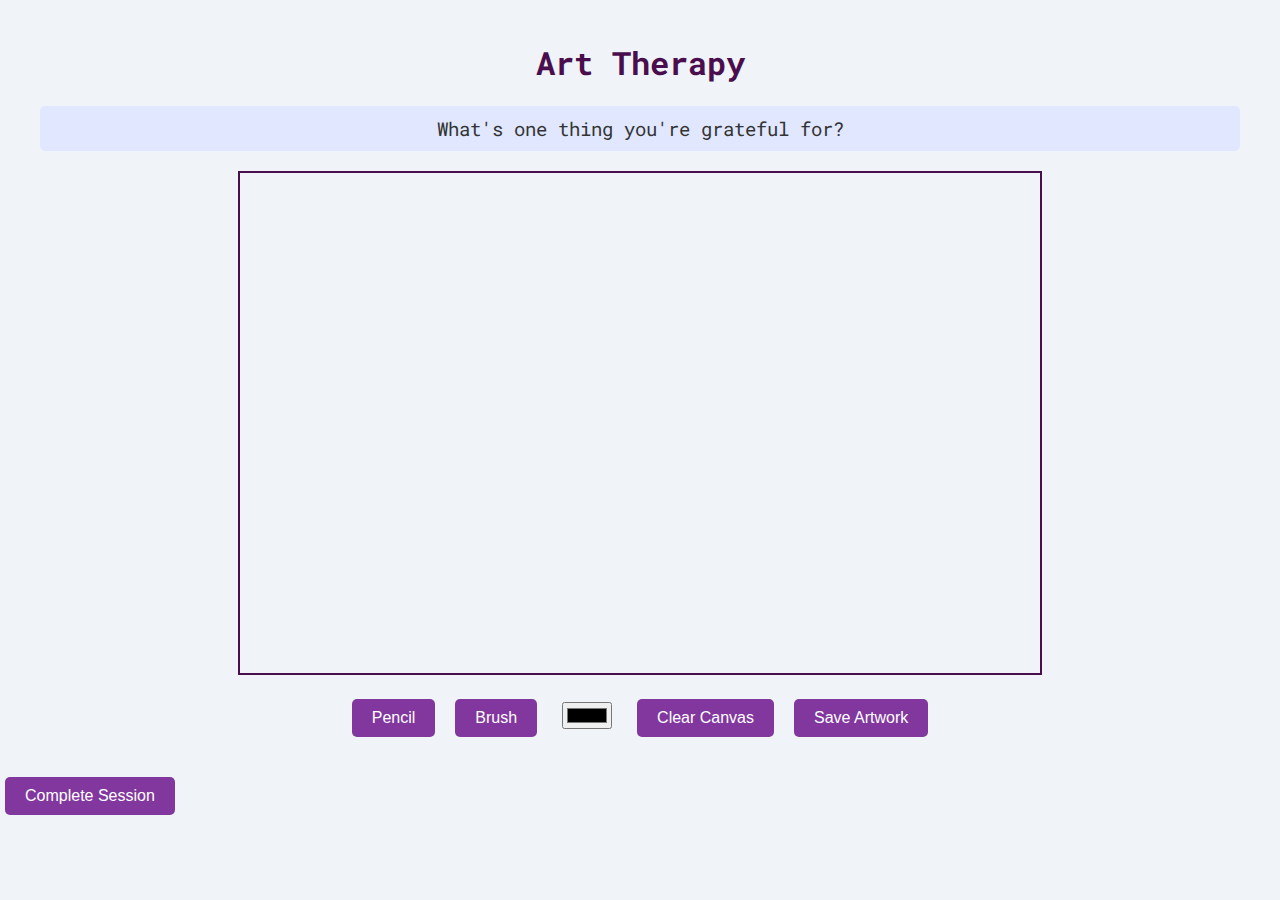
<file: art-therapy.html>
<!DOCTYPE html>
<html lang="en">
<head>
    <meta charset="UTF-8">
    <meta name="viewport" content="width=device-width, initial-scale=1.0">
    <title>Art Therapy - Re-Have</title>
    <link href="https://fonts.googleapis.com/css2?family=Roboto+Mono:wght@400;500&display=swap" rel="stylesheet">
    <style>
        body, html {
            margin: 0;
            padding: 0;
            font-family: 'Roboto Mono', monospace;
            background-color: #f0f4f8;
            color: #333;
        }
        .container {
            max-width: 1200px;
            margin: 0 auto;
            padding: 20px;
            text-align: center;
        }
        h1 {
            color: #4a0e4e;
        }
        #mindfulness-question {
            font-size: 1.2em;
            margin: 20px 0;
            padding: 10px;
            background-color: #e0e7ff;
            border-radius: 5px;
        }
        #canvas {
            border: 2px solid #4a0e4e;
            cursor: crosshair;
        }
        .tools {
            margin: 20px 0;
        }
        button {
            background-color: #81379e;
            color: white;
            border: none;
            padding: 10px 20px;
            font-size: 1em;
            cursor: pointer;
            border-radius: 5px;
            transition: background-color 0.3s;
            margin: 0 5px;
        }
        button:hover {
            background-color: #9a4cbf;
        }
        #color-picker {
            margin: 0 10px;
        }
    </style>
</head>
<body>
    <div class="container">
        <h1>Art Therapy</h1>
        <div id="mindfulness-question"></div>
        <canvas id="canvas" width="800" height="500"></canvas>
        <div class="tools">
            <button id="pencil">Pencil</button>
            <button id="brush">Brush</button>
            <input type="color" id="color-picker" value="#000000">
            <button id="clear">Clear Canvas</button>
            <button id="save">Save Artwork</button>
        </div>
    </div>

    <script>
        const canvas = document.getElementById('canvas');
        const ctx = canvas.getContext('2d');
        let isDrawing = false;
        let tool = 'pencil';

        const questions = [
            "What did you eat today?",
            "How do you feel right now?",
            "What's one thing you're grateful for?",
            "Describe your current surroundings.",
            "Draw an image of your happy place?",
            "What colors best represent your mood today?",
            "Illustrate a moment from your day that made you smile.",
            "Illustrate a scene that fills you with gratitude.",
            "Draw an image of your favorite animal",
            "Draw an image of your dream home",
        ];

        function setRandomQuestion() {
            const questionEl = document.getElementById('mindfulness-question');
            questionEl.textContent = questions[Math.floor(Math.random() * questions.length)];
        }

        function startDrawing(e) {
            isDrawing = true;
            draw(e);
        }

        function stopDrawing() {
            isDrawing = false;
            ctx.beginPath();
        }

        function draw(e) {
            if (!isDrawing) return;

            const rect = canvas.getBoundingClientRect();
            const x = e.clientX - rect.left;
            const y = e.clientY - rect.top;

            ctx.lineWidth = tool === 'pencil' ? 2 : 5;
            ctx.lineCap = 'round';
            ctx.strokeStyle = document.getElementById('color-picker').value;

            ctx.lineTo(x, y);
            ctx.stroke();
            ctx.beginPath();
            ctx.moveTo(x, y);
        }

        function clearCanvas() {
            ctx.clearRect(0, 0, canvas.width, canvas.height);
        }

        function saveArtwork() {
            const sessionDuration = 45; // Example duration in minutes
            const artworkDetails = "Created a colorful mandala"; // Example artwork description

            // Call generateReport with appropriate parameters
            generateReport(sessionDuration, artworkDetails);
            // Here you would implement the logic to save the artwork to your database
            // For now, we'll just simulate saving with an alert
            alert('Artwork saved successfully!');
        }

        canvas.addEventListener('mousedown', startDrawing);
        canvas.addEventListener('mouseup', stopDrawing);
        canvas.addEventListener('mousemove', draw);

        document.getElementById('pencil').addEventListener('click', () => tool = 'pencil');
        document.getElementById('brush').addEventListener('click', () => tool = 'brush');
        document.getElementById('clear').addEventListener('click', clearCanvas);
        document.getElementById('save').addEventListener('click', saveArtwork);

        // Set initial question
        setRandomQuestion();
    </script>
    <div class="overlay">
        <div class="report" id="report-content"></div>
    </div>
    <script src="report.js"></script>

    <!-- Add this where you want the submit/finish button -->
<button onclick="finishArtTherapy()">Complete Session</button>

<script>
function finishArtTherapy() {
    const data = {
        timeSpent: 180, // Replace with actual time tracking
        answers: {
            emotionalState: 4, // Replace with actual form values
            focusLevel: 4,
            enjoyment: 5,
            completion: 5
        }
    };
    saveActivityAndShowScore('artTherapy', data);
}
</script>
</body>
</html>
</file>
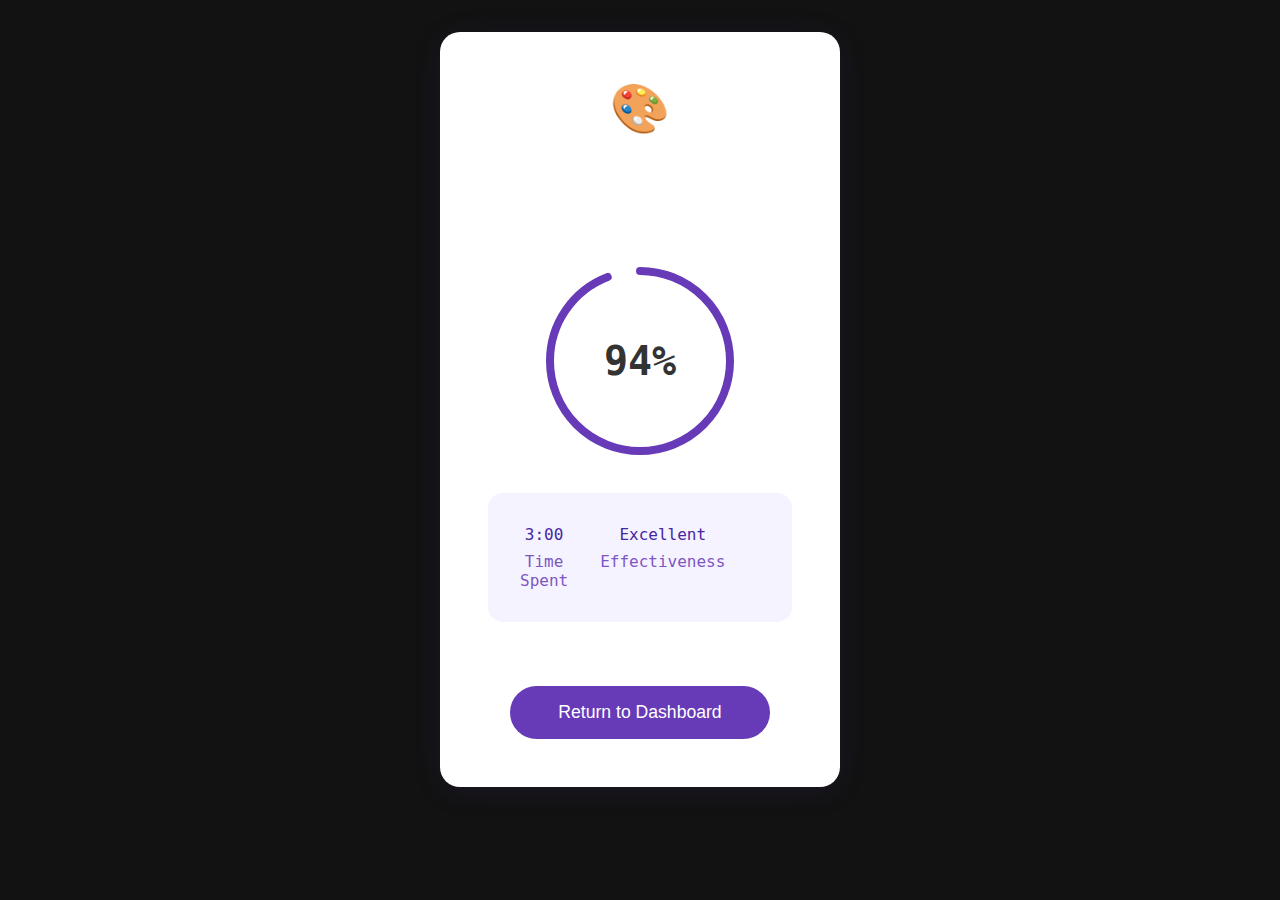
<file: cognitive-score.html>
<!DOCTYPE html>
<html lang="en">
<head>
    <meta charset="UTF-8">
    <meta name="viewport" content="width=device-width, initial-scale=1.0">
    <title>Cognitive Load Restored</title>
    <link rel="stylesheet" href="style.css">
</head>
<body>
    <div class="score-container">
        <div class="method-icon"></div>
        <h1>Cognitive Load Restored</h1>
        
        <div class="circle-progress">
            <svg class="progress-ring" width="200" height="200">
                <circle 
                    class="progress-ring-circle"
                    stroke-width="8"
                    stroke-linecap="round"
                    fill="transparent"
                    r="90"
                    cx="100"
                    cy="100"/>
            </svg>
            <div class="progress-label">0%</div>
        </div>

        <div class="stats">
            <div class="stat-item">
                <div id="timeSpent">0:00</div>
                <div class="stat-label">Time Spent</div>
            </div>
            <div class="stat-item">
                <div id="effectiveness">Good</div>
                <div class="stat-label">Effectiveness</div>
            </div>
        </div>

        <button class="return-btn" onclick="window.location.href='dashboard.html'">Return to Dashboard</button>
    </div>

    <script src="report.js"></script>
    <script>
        window.onload = function() {
            const methodType = sessionStorage.getItem('methodType') || 'artTherapy';
            const timeSpent = parseInt(sessionStorage.getItem('timeSpent')) || 180;
            const answers = JSON.parse(sessionStorage.getItem('answers')) || {
                emotionalState: 4,
                focusLevel: 4,
                enjoyment: 5,
                completion: 5
            };

            let score;
            switch(methodType) {
                case 'artTherapy':
                    score = calculateArtTherapyScore(answers, timeSpent);
                    document.querySelector('.method-icon').textContent = '🎨';
                    break;
                case 'meditation':
                    score = calculateMeditationScore(2, timeSpent);
                    document.querySelector('.method-icon').textContent = '🧘';
                    break;
                case 'greenSerenity':
                    score = calculateGreenScore(0.9, timeSpent);
                    document.querySelector('.method-icon').textContent = '🌿';
                    break;
            }

            setProgress(score);
            document.getElementById('timeSpent').textContent = formatTime(timeSpent);
            document.getElementById('effectiveness').textContent = 
                score >= 80 ? 'Excellent' : 
                score >= 60 ? 'Good' : 
                score >= 40 ? 'Fair' : 'Keep Trying';
        }

        function setProgress(percent) {
            const circle = document.querySelector('.progress-ring-circle');
            const radius = circle.r.baseVal.value;
            const circumference = radius * 2 * Math.PI;
            
            circle.style.strokeDasharray = `${circumference} ${circumference}`;
            const offset = circumference - (percent / 100 * circumference);
            circle.style.strokeDashoffset = offset;
            
            document.querySelector('.progress-label').textContent = `${percent}%`;
        }

        function formatTime(seconds) {
            const mins = Math.floor(seconds / 60);
            const secs = seconds % 60;
            return `${mins}:${secs.toString().padStart(2, '0')}`;
        }
    </script>
</body>
</html>
</file>
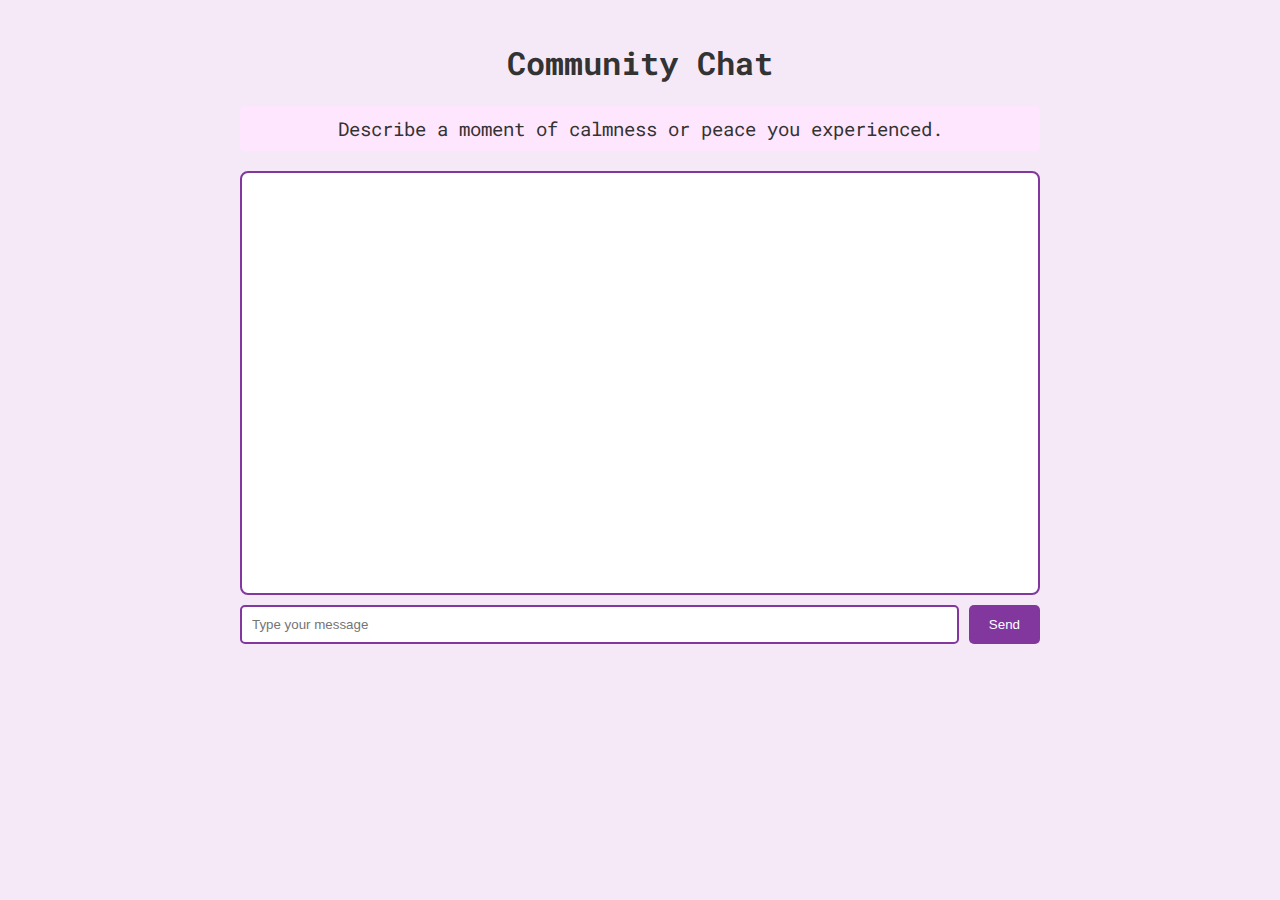
<file: community-chat.html>
<!DOCTYPE html>
<html lang="en">
<head>
    <meta charset="UTF-8">
    <meta name="viewport" content="width=device-width, initial-scale=1.0">
    <title>Community Chat</title>
    <link href="https://fonts.googleapis.com/css2?family=Roboto+Mono:wght@400;500&display=swap" rel="stylesheet">
    <style>
        body, html {
            margin: 0;
            padding: 0;
            font-family: 'Roboto Mono', monospace;
            background-color: #f5e9f7;
            color: #333;
        }
        .container {
            max-width: 800px;
            margin: 0 auto;
            padding: 20px;
            text-align: center;
        }
        #question {
            font-size: 1.2em;
            background-color: #ffe6ff;
            padding: 10px;
            border-radius: 5px;
            margin-bottom: 20px;
        }
        .chat-window {
            border: 2px solid #81379e;
            background: white;
            border-radius: 8px;
            height: 400px;
            overflow-y: scroll;
            padding: 10px;
        }
        .message {
            margin: 5px 0;
        }
        .message.user {
            text-align: right;
            color: #81379e;
        }
        .message.other {
            text-align: left;
            color: #4a0e4e;
        }
        .input-area {
            margin-top: 10px;
            display: flex;
            justify-content: space-between;
        }
        input {
            flex: 1;
            padding: 10px;
            border: 2px solid #81379e;
            border-radius: 5px;
        }
        button {
            background-color: #81379e;
            color: white;
            border: none;
            padding: 10px 20px;
            margin-left: 10px;
            border-radius: 5px;
            cursor: pointer;
        }
        button:hover {
            background-color: #9a4cbf;
        }
    </style>
</head>
<body>
    <div class="container">
        <h1>Community Chat</h1>
        <div id="question"></div>
        <div class="chat-window" id="chat-window"></div>
        <div class="input-area">
            <input type="text" id="message-input" placeholder="Type your message">
            <button onclick="sendMessage()">Send</button>
        </div>
    </div>

    <script>
        const questions = [
            "What's one thing you're grateful for today?",
            "How do you feel about your day so far?",
            "What’s a recent moment that made you smile?",
            "Share a kind thought or affirmation you like.",
            "Describe a moment of calmness or peace you experienced."
        ];

        // Display random question
        document.getElementById('question').textContent = questions[Math.floor(Math.random() * questions.length)];

        // Simulated user data and encrypted names
        const users = [
            { id: 1, name: "User1" },
            { id: 2, name: "User2" },
        ];

        // Simulate random person pairing
        const currentUser = "You";
        const pairedUser = users[Math.floor(Math.random() * users.length)].name;

        // Chat functionality
        const chatWindow = document.getElementById('chat-window');
        function sendMessage() {
            const messageInput = document.getElementById('message-input');
            const message = messageInput.value.trim();

            if (message) {
                // Add user's message
                appendMessage(currentUser, message, 'user');

                // Simulate response from the paired user
                setTimeout(() => {
                    const response = "Thanks for sharing!";
                    appendMessage(pairedUser, response, 'other');
                }, 1000);
            }

            messageInput.value = "";
        }

        function appendMessage(sender, message, type) {
            const messageDiv = document.createElement('div');
            messageDiv.classList.add('message', type);
            messageDiv.textContent = `${sender}: ${message}`;
            chatWindow.appendChild(messageDiv);

            // Scroll to bottom
            chatWindow.scrollTop = chatWindow.scrollHeight;
        }
    </script>
</body>
</html>
</file>
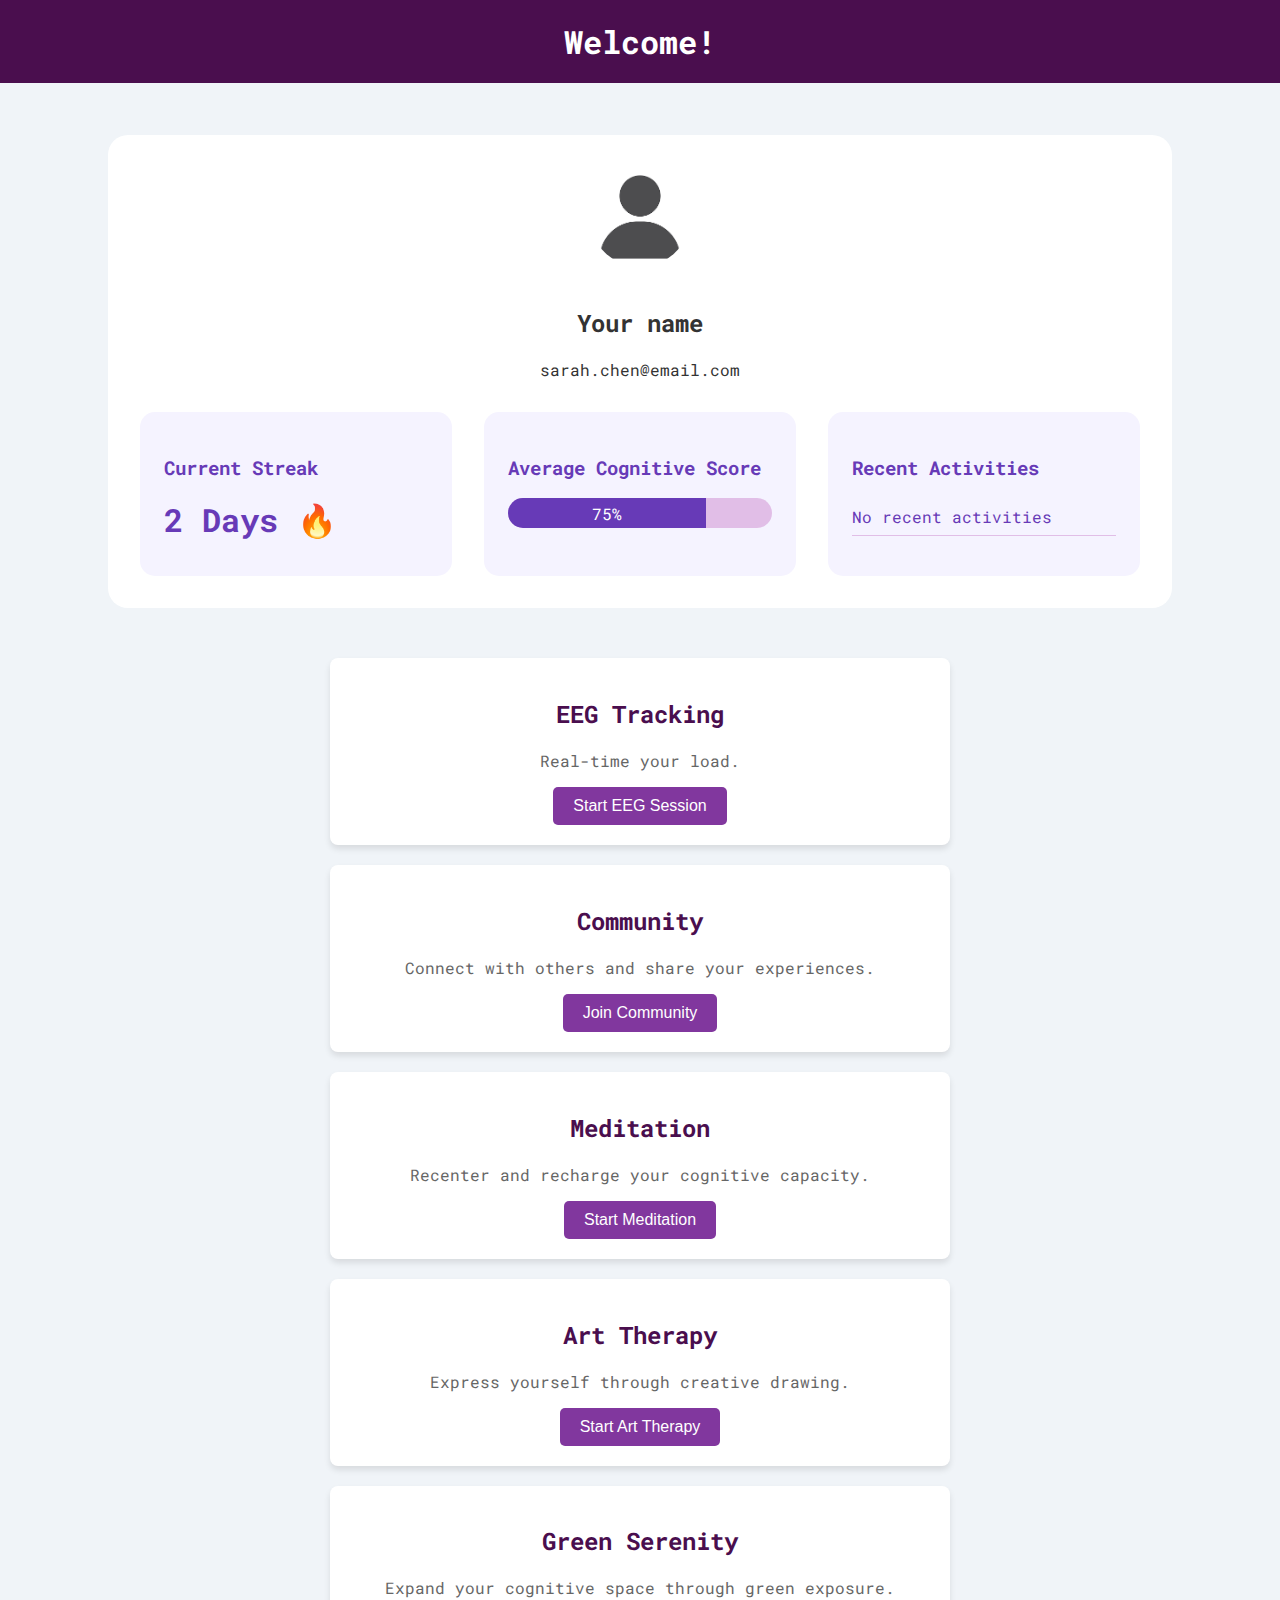
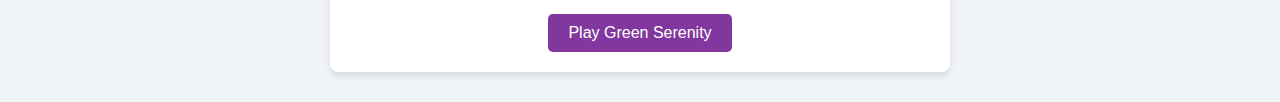
<file: dashboard.html>
<!DOCTYPE html>
<html lang="en">
<head>
    <meta charset="UTF-8">
    <meta name="viewport" content="width=device-width, initial-scale=1.0">
    <title>Re-Have Dashboard</title>
    <link href="https://fonts.googleapis.com/css2?family=Roboto+Mono:wght@400;500&display=swap" rel="stylesheet">
    <style>
        body, html {
            margin: 0;
            padding: 0;
            font-family: 'Roboto Mono', monospace;
            background-color: #f0f4f8;
            color: #333;
        }
        .container {
            max-width: 1200px;
            margin: 0 auto;
            padding: 20px;
        }
        header {
            background-color: #4a0e4e;
            color: white;
            padding: 20px 0;
            text-align: center;
        }
        h1 {
            margin: 0;
        }
        .methods {
            display: flex;
            justify-content: space-around;
            flex-wrap: wrap;
            margin-top: 40px;
        }
        .method-card {
            background-color: #fff;
            border-radius: 8px;
            box-shadow: 0 4px 6px rgba(0, 0, 0, 0.1);
            padding: 20px;
            margin: 10px;
            width: calc(50% - 20px);
            text-align: center;
            transition: transform 0.3s ease;
        }
        .method-card:hover {
            transform: translateY(-5px);
        }
        .method-card h2 {
            color: #4a0e4e;
        }
        .method-card p {
            color: #666;
        }
        .method-card button {
            background-color: #81379e;
            color: white;
            border: none;
            padding: 10px 20px;
            font-size: 1em;
            cursor: pointer;
            border-radius: 5px;
            transition: background-color 0.3s;
        }
        .method-card button:hover {
            background-color: #9a4cbf;
        }
        .user-stats-container {
            background: white;
            padding: 2rem;
            border-radius: 20px;
            margin: 2rem auto;
            max-width: 1000px;
        }
        .user-profile {
            text-align: center;
            margin-bottom: 2rem;
        }
        .profile-pic {
            width: 100px;
            height: 100px;
            border-radius: 50%;
            margin-bottom: 1rem;
        }
        .stats-grid {
            display: grid;
            grid-template-columns: repeat(3, 1fr);
            gap: 2rem;
        }
        .stat-card {
            background: #F5F3FF;
            padding: 1.5rem;
            border-radius: 15px;
            color: #673AB7;
        }
        .streak-count {
            font-size: 2rem;
            font-weight: bold;
            margin-top: 1rem;
        }
        .score-meter {
            background: #E1BEE7;
            border-radius: 20px;
            height: 30px;
            margin-top: 1rem;
            overflow: hidden;
        }
        .score-fill {
            background: #673AB7;
            height: 100%;
            color: white;
            display: flex;
            align-items: center;
            justify-content: center;
            transition: width 0.8s ease;
        }
        .recent-list {
            list-style: none;
            padding: 0;
        }
        .recent-list li {
            display: flex;
            justify-content: space-between;
            padding: 0.5rem 0;
            border-bottom: 1px solid #E1BEE7;
        }
        .score {
            font-weight: bold;
        }
    </style>
</head>
<body>
    <header>
        <h1>Welcome!</h1>
    </header>
    <div class="container">
        <!-- User Profile Section -->
        <div class="user-stats-container">
            <div class="user-profile">
                <img src="images/user.png" alt="Profile" class="profile-pic">
                <h2>Your name</h2>
                <p class="user-email">sarah.chen@email.com</p>
            </div>
            <div class="stats-grid">
                <div class="stat-card">
                    <h3>Current Streak</h3>
                    <div class="streak-count">0 Days </div>
                </div>
                <div class="stat-card">
                    <h3>Average Cognitive Score</h3>
                    <div class="score-meter">
                        <div class="score-fill" style="width: 0%;">0%</div>
                    </div>
                </div>
                <div class="stat-card">
                    <h3>Recent Activities</h3>
                    <ul class="recent-list">
                        <li>No recent activities</li>
                    </ul>
                </div>
            </div>
        </div>
        <!-- Methods Section -->
        <div class="methods">
            <div class="method-card">
                <h2>EEG Tracking</h2>
                <p> Real-time your load.</p>
                <button onclick="location.href='eeg-tracking.html'">Start EEG Session</button>
            </div>
            <div class="method-card">
                <h2>Community</h2>
                <p>Connect with others and share your experiences.</p>
                <button onclick="location.href='community-chat.html'">Join Community</button>
            </div>
            <div class="method-card">
                <h2>Meditation</h2>
                <p>Recenter and recharge your cognitive capacity.</p>
                <button onclick="location.href='meditation.html'">Start Meditation</button>
            </div>
            <div class="method-card">
                <h2>Art Therapy</h2>
                <p>Express yourself through creative drawing.</p>
                <button onclick="location.href='art-therapy.html'">Start Art Therapy</button>
            </div>
            <div class="method-card">
                <h2>Green Serenity</h2>
                <p>Expand your cognitive space through green exposure.</p>
                <button onclick="location.href='green-game.html'">Play Green Serenity</button>
            </div>
        </div>
    </div>
    
    <script>
        // Placeholder for backend logic
        function getStreakCount(email) {
            // Fetch streak data from backend API
            // Example: return fetch(`/api/streaks?email=${email}`).then(res => res.json());
            return Math.floor(Math.random() * 10); // Placeholder random value
        }

        function getAverageScore() {
            // Fetch cognitive score data
            return 75; // Placeholder fixed value
        }

        function updateDashboardStats() {
            const email = document.querySelector('.user-email').textContent;
            const streakCount = getStreakCount(email);
            const avgScore = getAverageScore();

            document.querySelector('.streak-count').textContent = `${streakCount} Days 🔥`;
            const scoreFill = document.querySelector('.score-fill');
            scoreFill.style.width = `${avgScore}%`;
            scoreFill.textContent = `${avgScore}%`;
        }

        document.addEventListener('DOMContentLoaded', updateDashboardStats);
    </script>
</body>
</html>
</file>
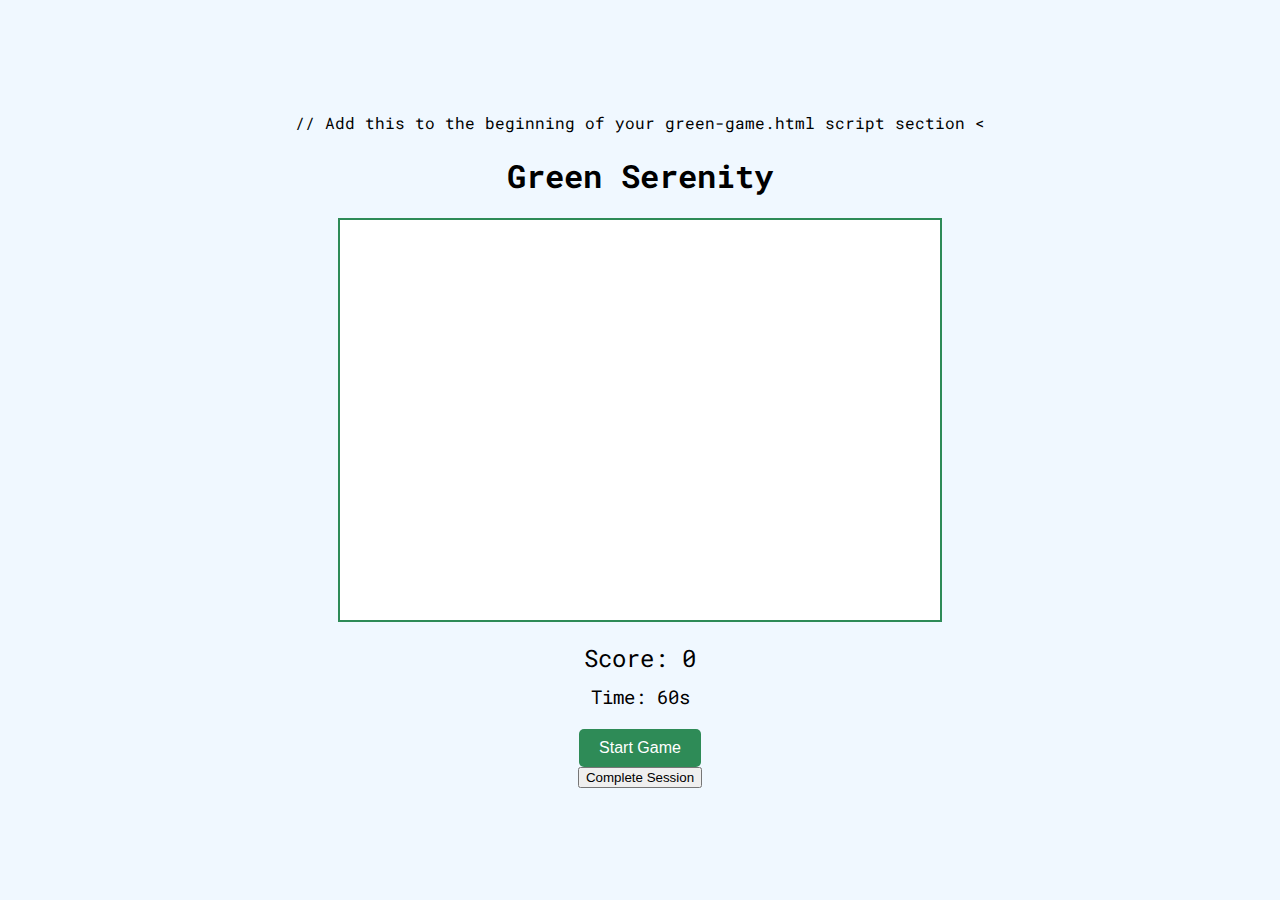
<file: green-game.html>
// Add this to the beginning of your green-game.html script section
<script>
let startTime = null;
let sessionStats = {
    timeSpent: 0,
    greenClicks: 0,
    totalClicks: 0,
    lastPlayed: new Date().toISOString()
};

// Function to load previous stats
function loadUserStats() {
    const stats = localStorage.getItem('userGameStats');
    return stats ? JSON.parse(stats) : {
        totalSessions: 0,
        streakDays: 0,
        lastLoginDate: null,
        scores: []
    };
}

// Function to update stats
function updateUserStats(score, timeSpent) {
    let stats = loadUserStats();
    const today = new Date().toDateString();
    
    // Update streak
    if (stats.lastLoginDate) {
        const lastLogin = new Date(stats.lastLoginDate).toDateString();
        const dayDiff = Math.floor((new Date(today) - new Date(lastLogin)) / (1000 * 60 * 60 * 24));
        
        if (dayDiff === 1) {
            stats.streakDays++;
        } else if (dayDiff > 1) {
            stats.streakDays = 1;
        }
    } else {
        stats.streakDays = 1;
    }
    
    stats.lastLoginDate = today;
    stats.totalSessions++;
    stats.scores.push({
        date: new Date().toISOString(),
        score: score,
        timeSpent: timeSpent
    });
    
    // Keep only last 10 scores
    if (stats.scores.length > 10) {
        stats.scores = stats.scores.slice(-10);
    }
    
    localStorage.setItem('userGameStats', JSON.stringify(stats));
    return stats;
}

// Modify your startGame function to add:
function startGame() {
    // Existing code remains...
    startTime = Date.now();
    sessionStats = {
        timeSpent: 0,
        greenClicks: 0,
        totalClicks: 0,
        lastPlayed: new Date().toISOString()
    };
}

// Modify your endGame function to add:
function endGame() {
    clearInterval(gameInterval);
    clearInterval(timerInterval);
    
    // Calculate final stats
    sessionStats.timeSpent = Math.floor((Date.now() - startTime) / 1000);
    const completionRate = sessionStats.greenClicks / Math.max(sessionStats.totalClicks, 1);
    const finalScore = Math.floor((score / Math.max(totalClicks * 2, 1)) * 100);
    
    // Update user stats
    const updatedStats = updateUserStats(finalScore, sessionStats.timeSpent);
    
    // Save session data
    sessionStorage.setItem('lastGameStats', JSON.stringify({
        score: finalScore,
        timeSpent: sessionStats.timeSpent,
        completionRate: completionRate,
        greenClicks: sessionStats.greenClicks,
        totalClicks: sessionStats.totalClicks
    }));
    
    // Your existing endGame code...
}

// Modify your click handlers to add:
function onGreenClick() {
    score++;
    sessionStats.greenClicks++;
    sessionStats.totalClicks++;
    // Rest of your green click handling...
}

function onNonGreenClick() {
    score -= 2;
    sessionStats.totalClicks++;
    // Rest of your non-green click handling...
}
</script>





<<!DOCTYPE html>
<html lang="en">
<head>
    <meta charset="UTF-8">
    <meta name="viewport" content="width=device-width, initial-scale=1.0">
    <title>Green Serenity - Cognitive Space Expansion</title>
    <link href="https://fonts.googleapis.com/css2?family=Roboto+Mono:wght@400;500&display=swap" rel="stylesheet">
    <style>
        body, html {
            margin: 0;
            padding: 0;
            height: 100%;
            font-family: 'Roboto Mono', monospace;
            background-color: #f0f8ff;
            display: flex;
            flex-direction: column;
            align-items: center;
            justify-content: center;
        }
        #game-container {
            width: 600px;
            height: 400px;
            background-color: #ffffff;
            border: 2px solid #2e8b57;
            position: relative;
            overflow: hidden;
        }
        .green-object {
            position: absolute;
            background-color: #2e8b57;
            border-radius: 50%;
            cursor: pointer;
            transition: transform 0.2s;
        }
        .green-object:hover {
            transform: scale(1.1);
        }
        #score {
            font-size: 1.5em;
            margin-top: 20px;
        }
        #timer {
            font-size: 1.2em;
            margin-top: 10px;
        }
        #start-btn {
            font-size: 1em;
            padding: 10px 20px;
            margin-top: 20px;
            background-color: #2e8b57;
            color: white;
            border: none;
            border-radius: 5px;
            cursor: pointer;
        }
        #start-btn:hover {
            background-color: #3cb371;
        }
        .overlay {
            position: fixed;
            top: 0;
            left: 0;
            width: 100%;
            height: 100%;
            background: rgba(0, 0, 0, 0.5);
            backdrop-filter: blur(5px);
            display: none;
            justify-content: center;
            align-items: center;
            z-index: 1000;
        }
        .report {
            background: white;
            padding: 20px;
            border-radius: 10px;
            width: 50%;
            max-width: 500px;
            text-align: center;
            position: relative;
            animation: slideUp 0.5s ease-out;
        }
        @keyframes slideUp {
            from { transform: translateY(100%); opacity: 0; }
            to { transform: translateY(0); opacity: 1; }
        }
        .star {
            position: absolute;
            background: gold;
            clip-path: polygon(50% 0%, 61% 35%, 98% 35%, 68% 57%, 79% 91%, 50% 70%, 21% 91%, 32% 57%, 2% 35%, 39% 35%);
        }
        .non-green-object {
            position: absolute;
            border-radius: 50%;
            cursor: pointer;
        }
    </style>
</head>
<body>
    <h1>Green Serenity</h1>
    <div id="game-container"></div>
    <div id="score">Score: 0</div>
    <div id="timer">Time: 60s</div>
    <button id="start-btn">Start Game</button>
    <div class="overlay">
        <div class="report" id="report-content"></div>
    </div>

    <script>
        const gameContainer = document.getElementById('game-container');
        const scoreDisplay = document.getElementById('score');
        const timerDisplay = document.getElementById('timer');
        const startButton = document.getElementById('start-btn');

        let level = 1;
        let greenClicks = 0;
        let totalClicks = 0;

        function createGreenObject() {
            const object = document.createElement('div');
            object.className = 'green-object';
            const size = Math.random() * (30 - level * 2) + (20 - level);
            object.style.width = `${size}px`;
            object.style.height = `${size}px`;
            object.style.left = `${Math.random() * (gameContainer.offsetWidth - size)}px`;
            object.style.top = `${Math.random() * (gameContainer.offsetHeight - size)}px`;
            object.style.backgroundColor = `rgb(0, ${Math.random() * (155 - level * 10) + (100 - level * 5)}, 0)`;
            
            object.addEventListener('click', () => {
                score++;
                greenClicks++;
                totalClicks++;
                scoreDisplay.textContent = `Score: ${score}`;
                gameContainer.removeChild(object);
                if (score % 10 === 0 && level < 5) {
                    level++;
                }
            });

            gameContainer.appendChild(object);

            setTimeout(() => {
                if (gameContainer.contains(object)) {
                    gameContainer.removeChild(object);
                }
            }, 2000 - level * 200);
        }

        function createNonGreenObject() {
            const object = document.createElement('div');
            object.className = 'non-green-object';
            const size = Math.random() * (30 - level * 2) + (20 - level);
            object.style.width = `${size}px`;
            object.style.height = `${size}px`;
            object.style.left = `${Math.random() * (gameContainer.offsetWidth - size)}px`;
            object.style.top = `${Math.random() * (gameContainer.offsetHeight - size)}px`;
            object.style.backgroundColor = `rgb(${Math.random() * 255}, 0, ${Math.random() * 255})`;
            
            object.addEventListener('click', () => {
                score -= 2;
                totalClicks++;
                scoreDisplay.textContent = `Score: ${score}`;
                gameContainer.removeChild(object);
            });

            gameContainer.appendChild(object);

            setTimeout(() => {
                if (gameContainer.contains(object)) {
                    gameContainer.removeChild(object);
                }
            }, 2000 - level * 200);
        }


        function startGame() {
            score = 0;
            timeLeft = 60;
            level = 1;
            greenClicks = 0;
            totalClicks = 0;

            gameInterval = setInterval(() => {
                createGreenObject();
                if (Math.random() < 0.3 + level * 0.1) {
                    createNonGreenObject();
                }
            }, 1000 - level * 100);

            timerInterval = setInterval(() => {
                timeLeft--;
                timerDisplay.textContent = `Time: ${timeLeft}s`;
                if (timeLeft <= 0) {
                    endGame();
                }
            }, 1000);
        }

        function endGame() {
            clearInterval(gameInterval);
            clearInterval(timerInterval);
            gameContainer.innerHTML = '';
            startButton.disabled = false;
            generateReport('green-game', score, greenClicks, totalClicks);
        }

        startButton.addEventListener('click', startGame);
    </script>
    <button onclick="finishGreenGame()">Complete Session</button>

    <script>
    function finishGreenGame() {
        const data = {
            timeSpent: 240, // Replace with actual game time
            completionRate: 0.9 // Replace with actual completion rate
        };
        saveActivityAndShowScore('greenSerenity', data);
    }
    </script>


</body>
</html>
</file>
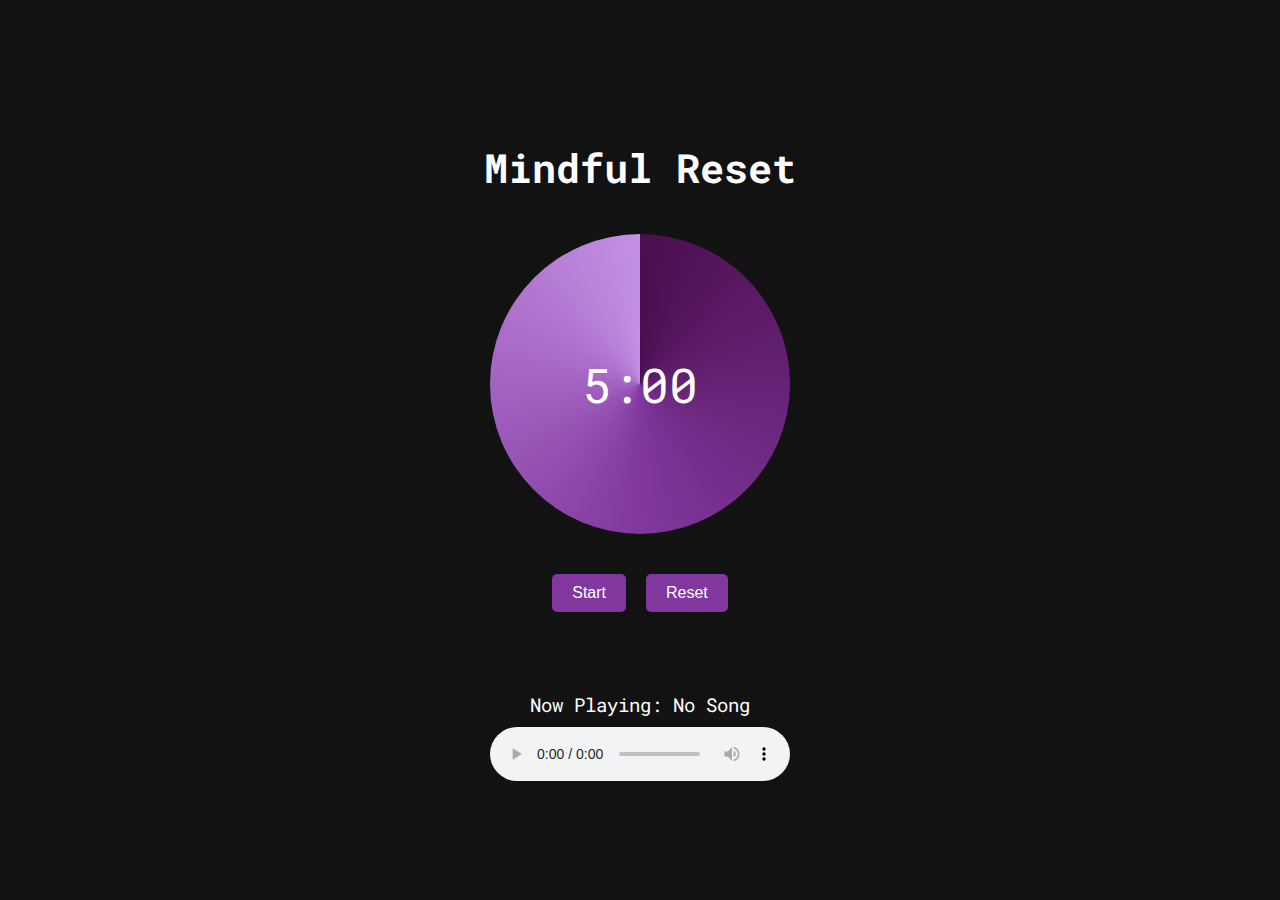
<file: meditation.html>
<!DOCTYPE html>
<html lang="en">
<head>
    <meta charset="UTF-8">
    <meta name="viewport" content="width=device-width, initial-scale=1.0">
    <title>Mindful Reset - Digital Rehab Center</title>
    <link href="https://fonts.googleapis.com/css2?family=Roboto+Mono:wght@400;500&display=swap" rel="stylesheet">
    <style>
        /* Existing styles */
        body, html {
            margin: 0;
            padding: 0;
            height: 100%;
            font-family: 'Roboto Mono', monospace;
            background-color: #121212;
            color: #ffffff;
        }
        .container {
            display: flex;
            flex-direction: column;
            align-items: center;
            justify-content: center;
            height: 100vh;
            text-align: center;
        }
        h1 {
            font-size: 2.5em;
            margin-bottom: 20px;
        }
        .meditation-circle {
            width: 300px;
            height: 300px;
            border-radius: 50%;
            background: conic-gradient(from 0deg, #4a0e4e, #81379e, #c490e4);
            display: flex;
            align-items: center;
            justify-content: center;
            margin: 20px 0;
            animation: pulse 4s infinite alternate;
            cursor: pointer;
        }
        @keyframes pulse {
            0% { transform: scale(1); }
            100% { transform: scale(1.1); }
        }
        .timer {
            font-size: 3em;
            color: #ffffff;
        }
        .controls {
            margin-top: 20px;
        }
        .btn {
            background-color: #81379e;
            color: white;
            border: none;
            padding: 10px 20px;
            font-size: 1em;
            cursor: pointer;
            border-radius: 5px;
            transition: background-color 0.3s;
            margin: 0 5px;
        }
        .btn:hover {
            background-color: #9a4cbf;
        }
        .message {
            font-size: 1.2em;
            margin-top: 20px;
            height: 30px;
        }
        .music-player {
            margin-top: 30px;
        }
        .music-title {
            font-size: 1.2em;
            margin-bottom: 10px;
        }
    </style>
</head>
<body>
    <div class="container">
        <h1>Mindful Reset</h1>
        <div class="meditation-circle">
            <div class="timer">5:00</div>
        </div>
        <div class="controls">
            <button class="btn start-btn">Start</button>
            <button class="btn reset-btn">Reset</button>
        </div>
        <div class="message"></div>
        <div class="music-player">
            <div class="music-title">Now Playing: <span id="song-title">No Song</span></div>
            <audio id="audio-player" controls></audio>
        </div>
    </div>

    <script>
        const timer = document.querySelector('.timer');
        const startBtn = document.querySelector('.start-btn');
        const resetBtn = document.querySelector('.reset-btn');
        const messageDiv = document.querySelector('.message');
        const audioPlayer = document.getElementById('audio-player');
        const songTitle = document.getElementById('song-title');

        let countdown;
        let timeLeft = 300; // 5 minutes in seconds

        // Music data
        const songs = [
            { title: "Calm Waves", url: "https://www.soundhelix.com/examples/mp3/SoundHelix-Song-1.mp3" },
            { title: "Soothing Piano", url: "https://www.soundhelix.com/examples/mp3/SoundHelix-Song-2.mp3" },
            { title: "Ambient Bliss", url: "https://www.soundhelix.com/examples/mp3/SoundHelix-Song-3.mp3" }
        ];

        function playRandomSong() {
            const randomSong = songs[Math.floor(Math.random() * songs.length)];
            audioPlayer.src = randomSong.url;
            audioPlayer.play();
            songTitle.textContent = randomSong.title;
        }

        function updateTimer() {
            const minutes = Math.floor(timeLeft / 60);
            const seconds = timeLeft % 60;
            timer.textContent = `${minutes}:${seconds.toString().padStart(2, '0')}`;
        }

        function showMessage(message) {
            messageDiv.textContent = message;
            setTimeout(() => messageDiv.textContent = '', 3000);
        }

        function startMeditation() {
            startBtn.textContent = 'Pause';
            countdown = setInterval(() => {
                timeLeft--;
                updateTimer();
                if (timeLeft <= 0) {
                    clearInterval(countdown);
                    timer.textContent = "Done!";
                    startBtn.textContent = 'Start';
                    showMessage("Great job! You've completed your meditation.");
                } else if (timeLeft === 180) { // 3 minutes left
                    showMessage("Halfway there! Keep going!");
                } else if (timeLeft === 60) { // 1 minute left
                    showMessage("Almost done! Stay focused for the final minute.");
                }
            }, 1000);
        }

        function pauseMeditation() {
            clearInterval(countdown);
            startBtn.textContent = 'Resume';
        }

        function resetMeditation() {
            clearInterval(countdown);
            timeLeft = 300;
            updateTimer();
            startBtn.textContent = 'Start';
        }

        startBtn.addEventListener('click', () => {
            if (startBtn.textContent === 'Start' || startBtn.textContent === 'Resume') {
                startMeditation();
                playRandomSong(); // Play a new song when starting meditation
            } else {
                pauseMeditation();
            }
        });

        resetBtn.addEventListener('click', resetMeditation);
    </script>
</body>
</html>
</file>
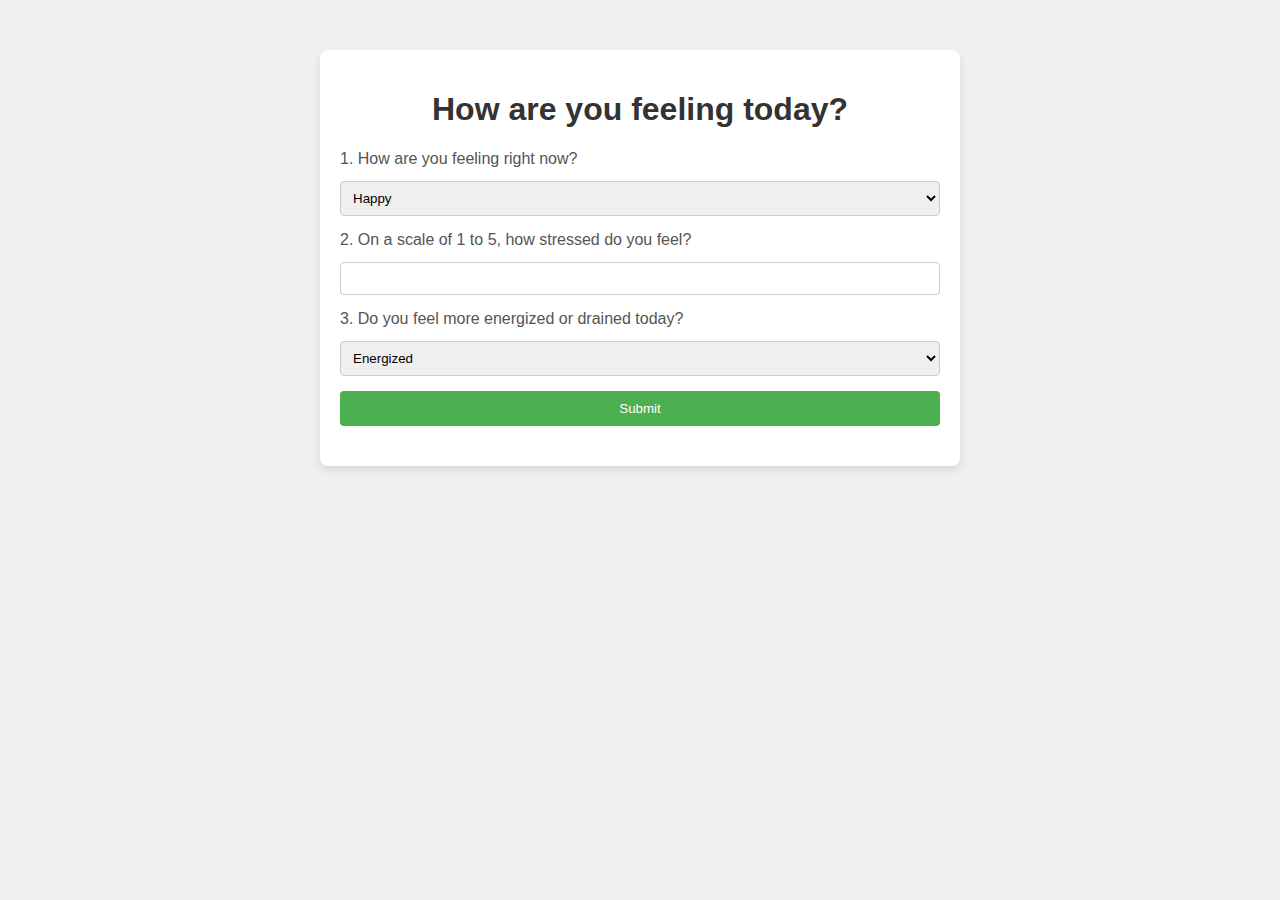
<file: questionare.html>
<!DOCTYPE html>
<html lang="en">
<head>
    <meta charset="UTF-8">
    <meta name="viewport" content="width=device-width, initial-scale=1.0">
    <title>Mood Questionnaire</title>
    <link rel="stylesheet" href="color.css">
</head>
<body>
    <div class="container">
        <h1>How are you feeling today?</h1>

        <!-- Questionnaire Form -->
        <form id="mood-form">
            <div class="question">
                <label for="mood">1. How are you feeling right now?</label>
                <select id="mood" name="mood" required>
                    <option value="happy">Happy</option>
                    <option value="sad">Sad</option>
                    <option value="neutral">Neutral</option>
                    <option value="anxious">Anxious</option>
                    <option value="angry">Angry</option>
                </select>
            </div>

            <div class="question">
                <label for="stress">2. On a scale of 1 to 5, how stressed do you feel?</label>
                <input type="number" id="stress" name="stress" min="1" max="5" required>
            </div>

            <div class="question">
                <label for="energy">3. Do you feel more energized or drained today?</label>
                <select id="energy" name="energy" required>
                    <option value="energized">Energized</option>
                    <option value="drained">Drained</option>
                    <option value="neutral">Neutral</option>
                </select>
            </div>

            <button type="submit" id="submit-btn">Submit</button>
        </form>

        <div id="response-message" class="response-message"></div>
    </div>

    <script src="analysis.js"></script>
</body>
</html>
</file>
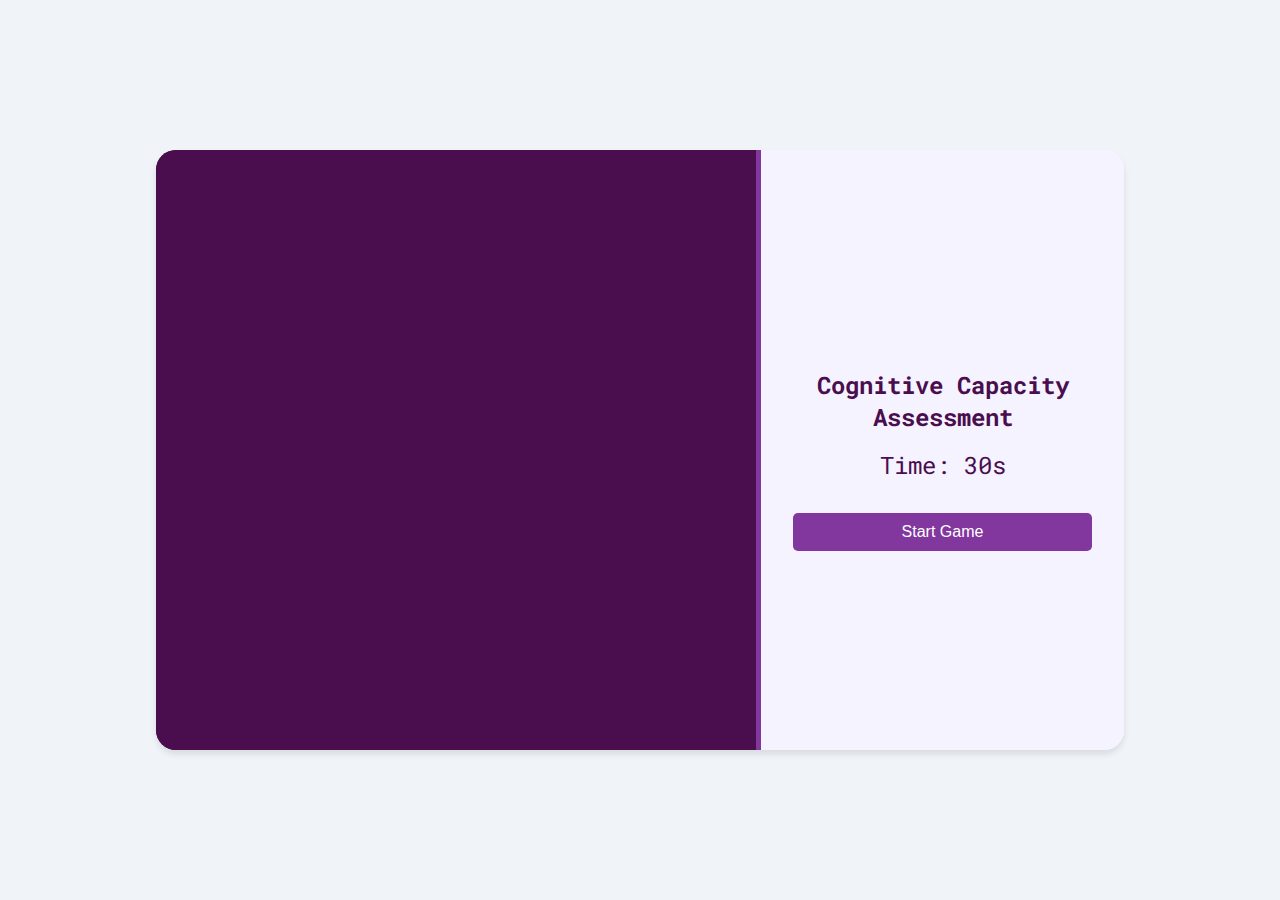
<file: questionnaire.html>
<!DOCTYPE html>
<html lang="en">
<head>
    <meta charset="UTF-8">
    <meta name="viewport" content="width=device-width, initial-scale=1.0">
    <title>Cognitive Capacity Assessment</title>
    <link href="https://fonts.googleapis.com/css2?family=Roboto+Mono:wght@400;500&display=swap" rel="stylesheet">
    <style>
        body, html {
            margin: 0;
            padding: 0;
            font-family: 'Roboto Mono', monospace;
            background-color: #f0f4f8;
            color: #333;
            display: flex;
            justify-content: center;
            align-items: center;
            min-height: 100vh;
        }
        .game-container {
            display: flex;
            background-color: white;
            border-radius: 20px;
            box-shadow: 0 4px 6px rgba(0, 0, 0, 0.1);
            overflow: hidden;
            max-width: 1200px;
            width: 90%;
        }
        #gameCanvas {
            background-color: #4a0e4e;
            border-right: 5px solid #81379e;
        }
        .mood-assessment {
            flex: 1;
            padding: 2rem;
            background-color: #F5F3FF;
            display: flex;
            flex-direction: column;
            justify-content: center;
            text-align: center;
        }
        .mood-title {
            color: #4a0e4e;
            margin-bottom: 1rem;
        }
        #finalMoodDescription {
            color: #666;
            margin-top: 1rem;
            line-height: 1.6;
        }
        .score-display {
            background-color: #E1BEE7;
            padding: 1rem;
            border-radius: 10px;
            margin-top: 1rem;
        }
        #startButton {
            background-color: #81379e;
            color: white;
            border: none;
            padding: 10px 20px;
            font-size: 1em;
            cursor: pointer;
            border-radius: 5px;
            transition: background-color 0.3s;
            margin-top: 1rem;
        }
        #startButton:hover {
            background-color: #9a4cbf;
        }
        #timerDisplay {
            font-size: 1.5rem;
            color: #4a0e4e;
            margin-bottom: 1rem;
        }
    </style>
</head>
<body>
    <div class="game-container">
        <canvas id="gameCanvas" width="600" height="600"></canvas>
        <div class="mood-assessment">
            <h2 class="mood-title">Cognitive Capacity Assessment</h2>
            <div id="timerDisplay">Time: 60s</div>
            <button id="startButton">Start Game</button>
        </div>
    </div>

    <script>
        const canvas = document.getElementById('gameCanvas');
        const ctx = canvas.getContext('2d');
        const startButton = document.getElementById('startButton');
        const timerDisplay = document.getElementById('timerDisplay');

        // Game configuration
        const GAME_DURATION = 30; // seconds
        const GRID_SIZE = 10;
        const CANVAS_SIZE = 600;

        // Game state variables
        let snake, food, dx, dy, score, gameRunning, timeRemaining, gameSpeed, cognitiveScore;

        // Cognitive assessment scoring
        const cognitiveScoreBuckets = [
            { min: 0, max: 3, scoreValue: 1 },
            { min: 4, max: 7, scoreValue: 2 },
            { min: 8, max: 12, scoreValue: 3 },
            { min: 13, max: 20, scoreValue: 4 }
        ];

        function initGame() {
            snake = [{x: CANVAS_SIZE/2, y: CANVAS_SIZE/2}];
            food = getRandomFood();
            dx = GRID_SIZE;
            dy = 0;
            score = 0;
            cognitiveScore = 0;
            gameRunning = false;
            timeRemaining = GAME_DURATION;
            gameSpeed = 100; // initial speed

            ctx.fillStyle = '#4a0e4e';
            ctx.fillRect(0, 0, canvas.width, canvas.height);
            timerDisplay.textContent = `Time: ${timeRemaining}s`;
        }

        function getRandomFood() {
            return {
                x: Math.floor(Math.random() * (CANVAS_SIZE / GRID_SIZE)) * GRID_SIZE,
                y: Math.floor(Math.random() * (CANVAS_SIZE / GRID_SIZE)) * GRID_SIZE
            };
        }

        function drawSnake() {
            ctx.fillStyle = '#81379e';
            snake.forEach(segment => {
                ctx.fillRect(segment.x, segment.y, GRID_SIZE, GRID_SIZE);
            });
        }

        function drawFood() {
            ctx.fillStyle = '#E1BEE7';
            ctx.fillRect(food.x, food.y, GRID_SIZE, GRID_SIZE);
        }

        function moveSnake() {
            const head = {x: snake[0].x + dx, y: snake[0].y + dy};
            
            // Wall collision check
            if (head.x < 0 || head.x >= CANVAS_SIZE || 
                head.y < 0 || head.y >= CANVAS_SIZE) {
                return false;
            }

            snake.unshift(head);

            // Food collision
            if (head.x === food.x && head.y === food.y) {
                score++;
                food = getRandomFood();
            } else {
                snake.pop();
            }

            return true;
        }

        function gameLoop() {
            if (!gameRunning) return;

            ctx.fillStyle = '#4a0e4e';
            ctx.fillRect(0, 0, canvas.width, canvas.height);

            if (!moveSnake()) {
                endGame();
                return;
            }

            drawSnake();
            drawFood();
        }

        function startTimer() {
            const timerInterval = setInterval(() => {
                if (!gameRunning) {
                    clearInterval(timerInterval);
                    return;
                }

                timeRemaining--;
                timerDisplay.textContent = `Time: ${timeRemaining}s`;

                if (timeRemaining <= 0) {
                    clearInterval(timerInterval);
                    endGame();
                }
            }, 1000);
        }

        function endGame() {
            gameRunning = false;

            // Assign cognitive score based on game score
            const scoreCategory = cognitiveScoreBuckets.find(bucket => 
                score >= bucket.min && score <= bucket.max
            ) || cognitiveScoreBuckets[0];

            cognitiveScore = scoreCategory.scoreValue;

            // Store score in localStorage for dashboard
            localStorage.setItem('cognitiveAssessmentScore', cognitiveScore);
            
            // Redirect to dashboard after 2 seconds
            setTimeout(() => {
                window.location.href = 'dashboard.html';
            }, 2000);
        }

        function handleKeyDown(e) {
            if (!gameRunning) return;

            switch(e.key) {
                case 'ArrowUp': 
                    if (dy === 0) { dx = 0; dy = -GRID_SIZE; }
                    break;
                case 'ArrowDown': 
                    if (dy === 0) { dx = 0; dy = GRID_SIZE; }
                    break;
                case 'ArrowLeft': 
                    if (dx === 0) { dx = -GRID_SIZE; dy = 0; }
                    break;
                case 'ArrowRight': 
                    if (dx === 0) { dx = GRID_SIZE; dy = 0; }
                    break;
            }
        }

        // Initialize the game state on page load
        initGame();

        // Event Listeners
        startButton.addEventListener('click', () => {
            startGame();
        });
        document.addEventListener('keydown', handleKeyDown);

        function startGame() {
            if (gameRunning) return;

            initGame();
            gameRunning = true;
            startTimer();

            const gameInterval = setInterval(() => {
                gameLoop();
                if (!gameRunning) {
                    clearInterval(gameInterval);
                }
            }, gameSpeed);
        }
    </script>
</body>
</html>
</file>
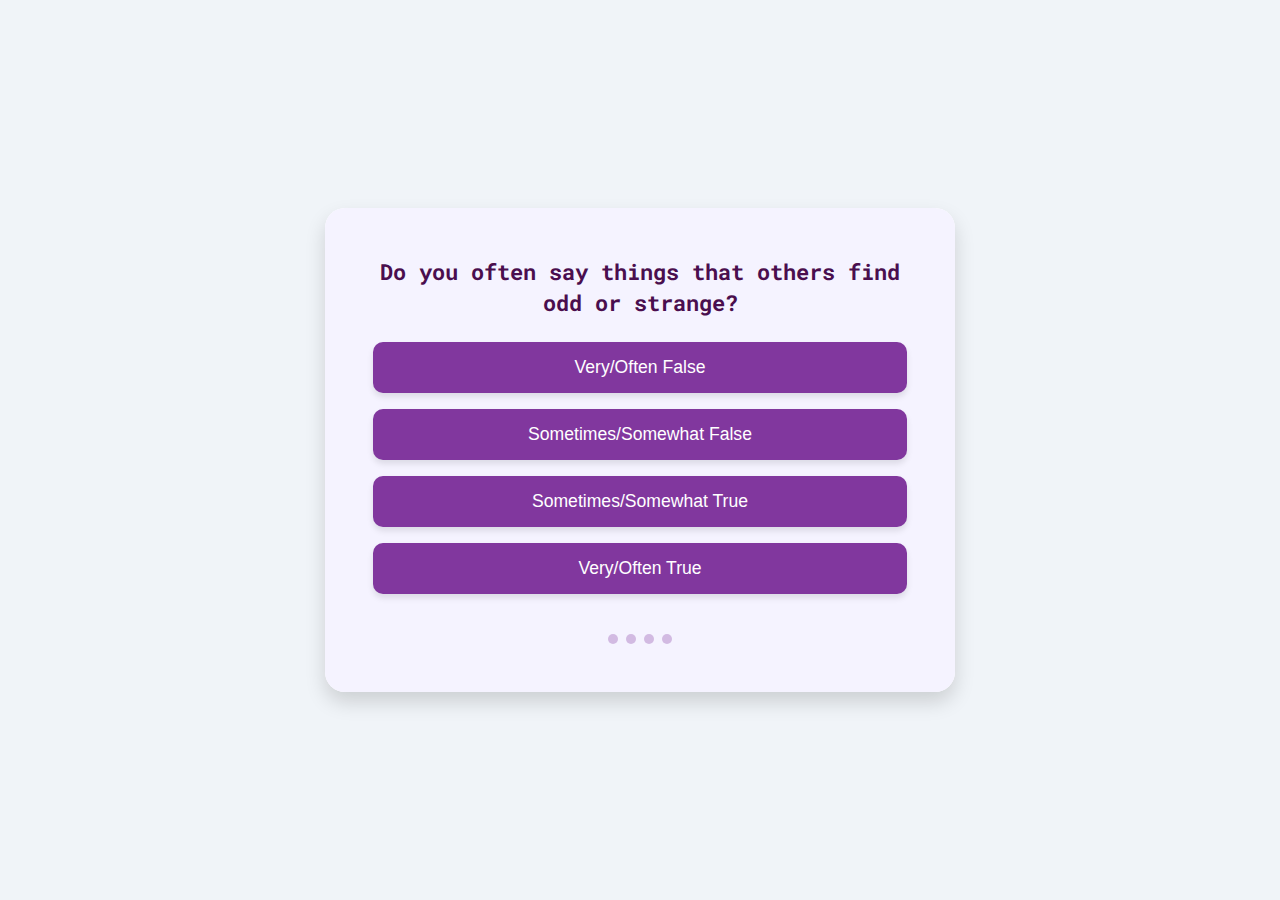
<file: questionnaire2.html>
<!DOCTYPE html>
<html lang="en">
<head>
    <meta charset="UTF-8">
    <title>Psychological Questionnaire</title>
    <link href="https://fonts.googleapis.com/css2?family=Roboto+Mono:wght@400;700&display=swap" rel="stylesheet">
    <style>
        body, html {
            margin: 0;
            padding: 0;
            font-family: 'Roboto Mono', monospace;
            background-color: #f0f4f8;
            color: #333;
            display: flex;
            justify-content: center;
            align-items: center;
            min-height: 100vh;
        }
        .game-container {
            display: flex;
            background-color: white;
            border-radius: 20px;
            box-shadow: 0 10px 20px rgba(0, 0, 0, 0.15);
            overflow: hidden;
            max-width: 700px;
            width: 90%;
            transition: all 0.3s ease;
        }
        .mood-assessment {
            flex: 1;
            padding: 3rem;
            background-color: #F5F3FF;
            display: flex;
            flex-direction: column;
            justify-content: center;
            text-align: center;
            gap: 1.5rem;
        }
        .question {
            color: #4a0e4e;
            margin-bottom: 1.5rem;
            font-size: 1.4rem;
            font-weight: 700;
            line-height: 1.4;
        }
        .options {
            display: flex;
            flex-direction: column;
            gap: 1rem;
        }
        .option {
            background-color: #81379e;
            color: white;
            border: none;
            padding: 15px 25px;
            font-size: 1.1rem;
            cursor: pointer;
            border-radius: 10px;
            transition: all 0.3s ease;
            font-weight: 500;
            box-shadow: 0 4px 6px rgba(0, 0, 0, 0.1);
        }
        .option:hover {
            background-color: #9a4cbf;
            transform: translateY(-3px);
            box-shadow: 0 6px 8px rgba(0, 0, 0, 0.15);
        }
        .progress {
            display: flex;
            justify-content: center;
            margin-top: 1rem;
            gap: 0.5rem;
        }
        .progress-dot {
            width: 10px;
            height: 10px;
            background-color: #81379e;
            border-radius: 50%;
            opacity: 0.3;
            transition: opacity 0.3s ease;
        }
        .progress-dot.active {
            opacity: 1;
        }
    </style>
</head>
<body>
    <div class="game-container">
        <div class="mood-assessment">
            <div id="questionContainer">
                <div class="question" id="currentQuestion"></div>
                <div class="options" id="options"></div>
            </div>
            <div class="progress" id="progressIndicator"></div>
        </div>
    </div>

    <script>
        const questions = [
            "Do you feel like you don't get as much pleasure out of things as others seem to?",
            "Do you think plenty of people are out to get you?",
            "Would people describe you as reckless?",
            "Do you feel like you act totally on impulse?",
            "Do you often have ideas that are too unusual to explain to anyone?",
            "Do you lose track of conversations because other things catch your attention?",
            "Do you avoid risky situations?",
            "Do people tell you that you're a \"cold fish\" when it comes to your emotions?",
            "Do you change what you do depending on what others want?",
            "Do you prefer not to get too close to people?",
            "Do you often get into physical fights?",
            "Do you dread being without someone to love you?",
            "Do you think being rude and unfriendly is just a part of who you are?",
            "Do you do things to make sure people notice you?",
            "Do you usually do what others think you should do?",
            "Do you usually act on impulse without thinking about what might happen as a result?",
            "Even though you know better, do you find it hard to stop making rash decisions?",
            "Do your emotions sometimes change for no good reason?",
            "Do you really not care if you make other people suffer?",
            "Do you keep to yourself?",
            "Do you often say things that others find odd or strange?",
            "Do you always do things on the spur of the moment?",
            "Does nothing seem to interest you very much?",
            "Do other people seem to think your behavior is weird?",
            "Have people told you that you think about things in a really strange way?",
            "Do you almost never enjoy life?",
            "Do you often feel like nothing you do really matters?",
            "Do you snap at people when they do little things that irritate you?",
            "Do you find it hard to concentrate on anything?",
            "Would you describe yourself as an energetic person?",
            "Do others see you as irresponsible?",
            "Do you think you can be mean when you need to be?",
            "Do your thoughts often go off in odd or unusual directions?",
            "Have you been told that you spend too much time making sure things are exactly in place?",
            "Do you avoid risky sports and activities?"
        ];

        const options = [
            "Very/Often False",
            "Sometimes/Somewhat False", 
            "Sometimes/Somewhat True", 
            "Very/Often True"
        ];

        const optionScores = [0, 1, 2, 3];
        let answeredQuestions = [];
        let userScores = [];
        const TOTAL_QUESTIONS = 4;

        function getRandomQuestions() {
            const shuffled = [...questions].sort(() => 0.5 - Math.random());
            return shuffled.slice(0, TOTAL_QUESTIONS);
        }

        function renderProgressIndicator() {
            const progressEl = document.getElementById('progressIndicator');
            progressEl.innerHTML = '';
            for (let i = 0; i < TOTAL_QUESTIONS; i++) {
                const dot = document.createElement('div');
                dot.className = `progress-dot ${i < answeredQuestions.length ? 'active' : ''}`;
                progressEl.appendChild(dot);
            }
        }

        function renderQuestion(question) {
            const questionEl = document.getElementById('currentQuestion');
            const optionsEl = document.getElementById('options');
            
            questionEl.textContent = question;
            optionsEl.innerHTML = '';

            options.forEach((option, index) => {
                const button = document.createElement('button');
                button.textContent = option;
                button.className = 'option';
                button.addEventListener('click', () => handleAnswer(question, optionScores[index]));
                optionsEl.appendChild(button);
            });

            renderProgressIndicator();
        }

        function handleAnswer(question, score) {
            answeredQuestions.push(question);
            userScores.push(score);

            if (answeredQuestions.length < TOTAL_QUESTIONS) {
                const remainingQuestions = getRandomQuestions().filter(q => !answeredQuestions.includes(q));
                renderQuestion(remainingQuestions[0]);
            } else {
                window.location.href = 'questionnaire.html';
                console.log('Scores:', userScores); // You can handle scores here
            }
        }

        // Start the questionnaire
        renderQuestion(getRandomQuestions()[0]);
    </script>
</body>
</html>
</file>
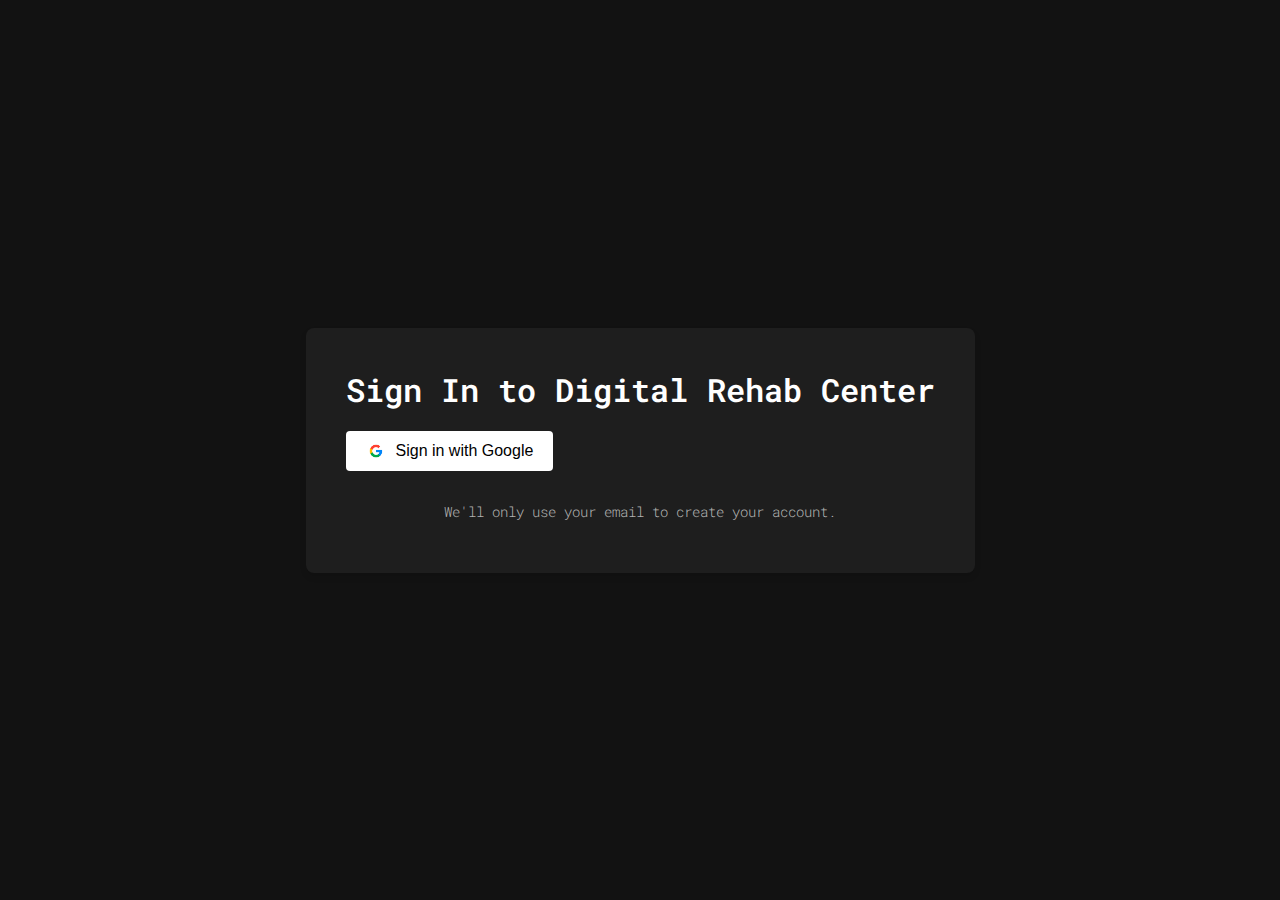
<file: signin.html>
<!DOCTYPE html>
<html lang="en">
<head>
    <meta charset="UTF-8">
    <meta name="viewport" content="width=device-width, initial-scale=1.0">
    <title>Sign In - Digital Rehab Center</title>
    <link rel="stylesheet" href="style.css">
    <link href="https://fonts.googleapis.com/css2?family=Roboto+Mono:wght@400;500&display=swap" rel="stylesheet">
</head>
<body class="signin-page">
    <div class="signin-container">
        <h1>Sign In to Digital Rehab Center</h1>
        <button id="google-signin" class="signin-button">
            <img src="images/google.jpg" alt="Google Icon">
            Sign in with Google
        </button>
        <p class="signin-note">We'll only use your email to create your account.</p>
    </div>

    <script src="signin.js"></script>
</body>
</html>
</file>
<file: style.css>
* {
    margin: 0;
    padding: 0;
    box-sizing: border-box;
}

body {
    font-family: 'Roboto Mono', monospace;
    background-color: #1a1a1a;
}

header {
    background-color: #1a1a1a;
    position: sticky;
    top: 0;
    z-index: 10;
}

nav {
    display: flex;
    justify-content: space-between;
    align-items: center;
    padding: 10px 20px;
}

nav img {
    width: 150px;
}

.nav-links ul {
    display: flex;
}

.nav-links ul li {
    list-style: none;
    margin-left: 20px;
}

.nav-links ul li a {
    color: #fff;
    text-decoration: none;
    font-size: 14px;
}

.hero {
    display: flex;
    justify-content: space-between;
    align-items: center;
    padding: 50px 20px;
}

.text-box {
    width: 50%;
    color: #fff;
    animation: slide-up 2s ease-in-out;
}

@keyframes slide-up {
    0% {
        opacity: 0;
        transform: translateY(100px);
    }
    100% {
        opacity: 1;
        transform: translateY(0);
    }
}

.text-box h1 {
    font-size: 48px;
    line-height: 1.2;
    margin-bottom: 20px;
    margin-left: 20px;
}

.text-box p {
    font-size: 18px;
    margin-bottom: 20px;
}

.hero-btn {
    display: inline-block;
    text-decoration: none;
    color: #fff;
    border: 1px solid #fff;
    padding: 12px 34px;
    font-size: 14px;
    background: transparent;
    cursor: pointer;
    margin-left: 20px;
    transition: 0.5s;
}

.hero-btn:hover {
    background: #646262;
}

.image-placeholder {
    width: 40%;
}

.image-placeholder img {
    width: 100%;
    height: auto;
    margin-right: 40px;
}

nav .fa {
    display: none;
}

@media (max-width: 700px) {
    .hero {
        flex-direction: column;
    }

    .text-box, .image-placeholder {
        width: 100%;
    }

    .text-box {
        margin-bottom: 30px;
    }

    .text-box h1 {
        font-size: 24px;
    }

    .nav-links {
        position: fixed;
        background: #030302;
        height: 100vh;
        width: 200px;
        top: 0;
        right: -200px;
        text-align: left;
        z-index: 2;
        transition: 1s;
    }

    .nav-links ul {
        flex-direction: column;
        padding: 30px;
    }

    nav .fa {
        display: block;
        color: #fff;
        margin: 10px;
        font-size: 22px;
        cursor: pointer;
    }
}


/*next2*/
.next2 {
    display: flex;
    align-items: center; /* Aligns text to the center of the image */
    margin-left: auto;
    margin-right: 80px;
    padding-top: 100px;
  }
  
  .next2-content {
    width: 40%; /* Controls the width of the text block */
  }
  
  h1 {
    font-size: 32px;
    font-weight: 600;
  }
  
  p {
    color: #777;
    font-size: 16px;
    font-weight: 300;
    line-height: 22px;
    padding: 10px;
  }
  
  .next2-image {
    max-width: 40%;
    margin-right: 20px;
    margin-left: 40px;
    margin-bottom: 30px;
  }

.next2-link{
    display: block;
    margin-top: 20px;
    text-align: left;/* Ensures the link aligns with the text */
    margin-left: 3px; 
    color: #0000EE; /* Optional: Set link color */
    text-decoration: underline; /* Optional: Add underline to the link */
}

/*next-3*/
.next3 {
    display: flex;
    align-items: center; /* Aligns text to the center of the image */
    flex-direction: row-reverse; /*basically image to the right*/
    padding-top: 100px;
    margin-top: -20px;
  }
  .next3-content {
    width: 40%; /* Controls the width of the text block */
  }
  
  h1 {
    font-size: 32px;
    font-weight: 600;
  }
  
  p {
    color: #777;
    font-size: 16px;
    font-weight: 300;
    line-height: 22px;
    padding: 10px;
  }
  
  .next3-image {
    max-width: 40%;
    margin-right: 40px;
    margin-left: 20px; /* basically space between text and image*/
  }

.next3-link{
    display: block;
    margin-top: 20px;
    text-align: left;/* Ensures the link aligns with the text */
    margin-right: 3px; 
    color: #0000EE; /* Optional: Set link color */
    text-decoration: underline; /* Optional: Add underline to the link */
}

/*for the heading for testimony*/
.testimonial-heading {
    text-align: center;
    padding-top: 100px;
    margin-bottom: 50px; /* Adjust as needed */
}

.testimonial-heading h2 {
    font-size: 30px;
    font-weight: bold;
    color: #333; /* Adjust color as needed */
}

  
/* Testimonial Slider Container */
.testimonial-slider {
    position: relative;
    overflow: hidden;
    width: 100%;
    height: 300px; /* Adjust height as needed */
}

.slider-container {
    display: flex;
    transition: transform 0.5s ease-in-out;
    height: 100%;
}

.testimonial-slide {
    min-width: 100%;
    position: relative;
    display: flex;
    align-items: center;
    justify-content: center;
    height: 100%;
    background: rgba(0, 0, 0, 0.1); /* Light transparent background for whole slider */
}

/* Image Styling */
.testimonial-image {
    border-radius: 50%;
    width: 120px; /* Increase size as needed */
    height: 120px;
    object-fit: cover;
    margin-right: -60px; /* Negative margin to extend image outside the box */
    position: absolute;
    top: 50%;
    left: 20px; /* Adjust position as needed */
    transform: translateY(-50%);
    z-index: 1; /* Ensure image is above the text box */
}

/* Text Box Styling */
.testimonial-content {
    display: flex;
    align-items: center;
    background: #ffffff;
    padding: 40px;
    border-radius: 10px;
    box-shadow: 0 4px 8px rgba(0, 0, 0, 0.2);
    max-width: 80%;
    position: relative;
    text-align: left;
    z-index: 0; /* Text box below the image */
}

.testimonial-text {
    max-width: 300px; /* Adjust width as needed */
    padding-left: 140px; /* Extra padding to accommodate the image */
}

.testimonial-text p {
    font-size: 16px;
    color: #333;
}

.testimonial-text h4 {
    font-size: 14px;
    color: #555;
    margin-top: 10px;
}

/*faq questions*/
.faq-section {
    width: 80%;
    margin: auto;
    padding: 20px;
}

.faq-header {
    padding-top: 40px;
    font-size: 24px;
    font-weight: bold;
    margin-bottom: 20px;
    text-align: left;
}

.faq-item {
    margin-bottom: 15px;
}

.faq-question {
    width: 100%;
    text-align: left;
    padding: 15px;
    background-color: #f4f4f4;
    border: none;
    cursor: pointer;
    font-size: 18px;
    display: flex;
    align-items: center;
}

.faq-answer {
    display: none;
    padding: 15px;
    background-color: #f9f9f9;
    border: 1px solid #ddd;
    border-top: none; /* To remove the border between question and answer */
}

.plus {
    font-size: 24px;
    margin-right: 10px;
}

/*cta section*/
.cta-section {
    display: flex;
    align-items: center;
    justify-content: space-between;
    background: linear-gradient(145deg, #2b1055, #7597de);
    padding: 50px;
    border-radius: 20px;
    margin: 100px auto; /* Centers the entire section */
    color: white;
    max-width: 1200px; /* Limits the width of the section */
    width: 90%; /* Takes 90% of the viewport width, adjust as needed */
}


.cta-content {
    max-width: 50%;
}

.cta-content h2 {
    font-size: 36px;
    font-weight: bold;
    margin-bottom: 20px;
}

.cta-content p {
    font-size: 18px;
    margin-bottom: 30px;
    line-height: 1.5;
}

.cta-button {
    padding: 15px 30px;
    background-color: #a145e2;
    color: white;
    border: none;
    border-radius: 30px;
    cursor: pointer;
    font-size: 18px;
}

.cta-button:hover {
    background-color: #7b32b8;
}

.cta-image img {
    max-width: 400px;
    border-radius: 15px;
}

@media (max-width: 768px) {
    .cta-section {
        flex-direction: column;
        text-align: center;
    }

    .cta-content, .cta-image {
        max-width: 100%;
    }

    .cta-image img {
        margin-top: 20px;
    }
}

/*footer*/
footer {
    background-color: white;
    padding: 40px 0;
    color: #333;
    font-family: Arial, sans-serif;
}

.footer-container {
    display: flex;
    justify-content: space-between;
    max-width: 1200px;
    margin: 0 auto;
    padding: 0 20px;
}

.footer-left {
    flex: 1;
}

.footer-left img {
    width: 50px; /* Reduced size */
    margin-bottom: 10px;
}

.social-icons a {
    margin-right: 15px; /* Spacing between icons */
}

.social-icons img {
    width: 40px; /* Reduce size of social media icons */
}

.footer-middle, .footer-right {
    flex: 1;
}

.footer-middle h4, .footer-right h4 {
    margin-bottom: 15px;
    font-weight: bold;
    font-size: 16px;
}

.footer-middle ul, .footer-right ul {
    list-style-type: none;
    padding: 0;
}

.footer-middle ul li, .footer-right ul li {
    margin-bottom: 15px; /* Increased space between links */
}

.footer-middle ul li a, .footer-right ul li a {
    text-decoration: none;
    color: #333;
    font-size: 14px; /* Increase link font size */
}

.footer-middle ul li a:hover, .footer-right ul li a:hover {
    text-decoration: underline;
}

.footer p {
    font-size: 14px;
    margin-top: 20px;
    color: #666;
}

body {
    background-color: #121212;
    color: #ffffff;
}

.hero, .next2, .next3, .testimonial-slider, .faq-section, .cta-section {
    background-color: #1e1e1e;
}

.text-box h1, .next2 h1, .next3 h1, .testimonial-heading h2, .faq-header, .cta-content h2 {
    color: #ffffff;
}

.text-box p, .next2 p, .next3 p, .testimonial-text p, .faq-question, .cta-content p {
    color: #b3b3b3;
}

.hero-btn, .next2-link, .next3-link {
    color: #ffffff;
    border-color: #ffffff;
}

.hero-btn:hover {
    background: #646262;
}

.testimonial-content {
    background: #2a2a2a;
}

.testimonial-text p, .testimonial-text h4 {
    color: #ffffff;
}

.faq-question {
    background-color: #2a2a2a;
}

.faq-answer {
    background-color: #1e1e1e;
    border-color: #333333;
}

/* Sign-in page styles */
.signin-page {
    display: flex;
    justify-content: center;
    align-items: center;
    height: 100vh;
    background-color: #121212;
}

.signin-container {
    background-color: #1e1e1e;
    padding: 40px;
    border-radius: 8px;
    text-align: center;
    box-shadow: 0 4px 6px rgba(0, 0, 0, 0.1);
}

.signin-container h1 {
    color: #ffffff;
    margin-bottom: 20px;
}

.signin-button {
    display: flex;
    align-items: center;
    justify-content: center;
    background-color: #ffffff;
    color: #000000;
    padding: 10px 20px;
    border: none;
    border-radius: 4px;
    font-size: 16px;
    cursor: pointer;
    transition: background-color 0.3s;
}

.signin-button:hover {
    background-color: #f0f0f0;
}

.signin-button img {
    width: 20px;
    margin-right: 10px;
}

.signin-note {
    color: #b3b3b3;
    font-size: 14px;
    margin-top: 20px;
}

/* Animation for slow pop-up */
@keyframes fadeInUp {
    from {
        opacity: 0;
        transform: translateY(20px);
    }
    to {
        opacity: 1;
        transform: translateY(0);
    }
}

.hero, .next2, .next3, .testimonial-slider, .faq-section, .cta-section {
    opacity: 0;
    animation: fadeInUp 1s ease-out forwards;
}

.hero.visible, .next2.visible, .next3.visible, .testimonial-slider.visible, .faq-section.visible, .cta-section.visible {
    animation-play-state: running;
}

/* Add these styles to your existing style.css */

.score-container {
    background: white;
    padding: 2rem;
    border-radius: 20px;
    box-shadow: 0 4px 20px rgba(0,0,0,0.1);
    text-align: center;
    width: 90%;
    max-width: 400px;
    margin: 2rem auto;
}

.circle-progress {
    width: 200px;
    height: 200px;
    margin: 2rem auto;
    position: relative;
}

.progress-ring {
    transform: rotate(-90deg);
}

.progress-ring-circle {
    stroke: #4CAF50;
    stroke-linecap: round;
    transition: stroke-dashoffset 0.5s ease-out;
}

.progress-label {
    position: absolute;
    top: 50%;
    left: 50%;
    transform: translate(-50%, -50%);
    font-size: 2.5rem;
    font-weight: bold;
    color: #333;
}

.method-icon {
    font-size: 3rem;
    margin-bottom: 1rem;
}

.stats {
    display: flex;
    justify-content: space-around;
    margin: 2rem 0;
    padding: 1rem;
    background: #f8f8f8;
    border-radius: 10px;
}

.stat-item {
    text-align: center;
}

.stat-label {
    font-size: 0.8rem;
    color: #666;
    margin-top: 0.5rem;
}

.return-btn {
    background: #4CAF50;
    color: white;
    border: none;
    padding: 1rem 2rem;
    border-radius: 50px;
    cursor: pointer;
    font-size: 1rem;
    transition: background 0.3s;
    margin-top: 1rem;
}

.return-btn:hover {
    background: #388E3C;
}

/* Add to style.css */
.score-container {
    background: white;
    padding: 3rem;
    border-radius: 20px;
    box-shadow: 0 4px 30px rgba(103, 58, 183, 0.1);
    text-align: center;
    width: 800px;
    margin: 2rem auto;
    position: relative;
}

.progress-ring-circle {
    stroke: #673AB7;
    stroke-linecap: round;
    transition: stroke-dashoffset 0.8s ease-out;
}

.stats {
    display: grid;
    grid-template-columns: repeat(3, 1fr);
    gap: 2rem;
    margin: 2rem 0;
    padding: 2rem;
    background: #F5F3FF;
    border-radius: 15px;
}

.stat-item {
    text-align: center;
    color: #4527A0;
}

.stat-value {
    font-size: 1.5rem;
    font-weight: bold;
    color: #673AB7;
}

.stat-label {
    font-size: 1rem;
    color: #7E57C2;
    margin-top: 0.5rem;
}

.return-btn {
    background: #673AB7;
    color: white;
    border: none;
    padding: 1rem 3rem;
    border-radius: 50px;
    cursor: pointer;
    font-size: 1.1rem;
    transition: all 0.3s;
    margin-top: 2rem;
}

.return-btn:hover {
    background: #5E35B1;
    transform: translateY(-2px);
    box-shadow: 0 4px 15px rgba(103, 58, 183, 0.2);
}
</file>
<file: color.css>
/* General Styles */
body {
    font-family: Arial, sans-serif;
    background-color: #f0f0f0;
    margin: 0;
    padding: 0;
}

.container {
    width: 100%;
    max-width: 600px;
    margin: 50px auto;
    padding: 20px;
    background-color: #ffffff;
    border-radius: 8px;
    box-shadow: 0 4px 8px rgba(0, 0, 0, 0.1);
}

h1 {
    text-align: center;
    color: #333;
}

.question {
    margin-bottom: 15px;
}

label {
    display: block;
    margin-bottom: 8px;
    color: #555;
}

select, input[type="number"] {
    width: 100%;
    padding: 8px;
    margin-top: 5px;
    border: 1px solid #ccc;
    border-radius: 4px;
    box-sizing: border-box;
}

button {
    width: 100%;
    padding: 10px;
    background-color: #4CAF50;
    color: #fff;
    border: none;
    border-radius: 4px;
    cursor: pointer;
}

button:hover {
    background-color: #45a049;
}

.response-message {
    margin-top: 20px;
    text-align: center;
    font-size: 18px;
    color: #333;
}
</file>
